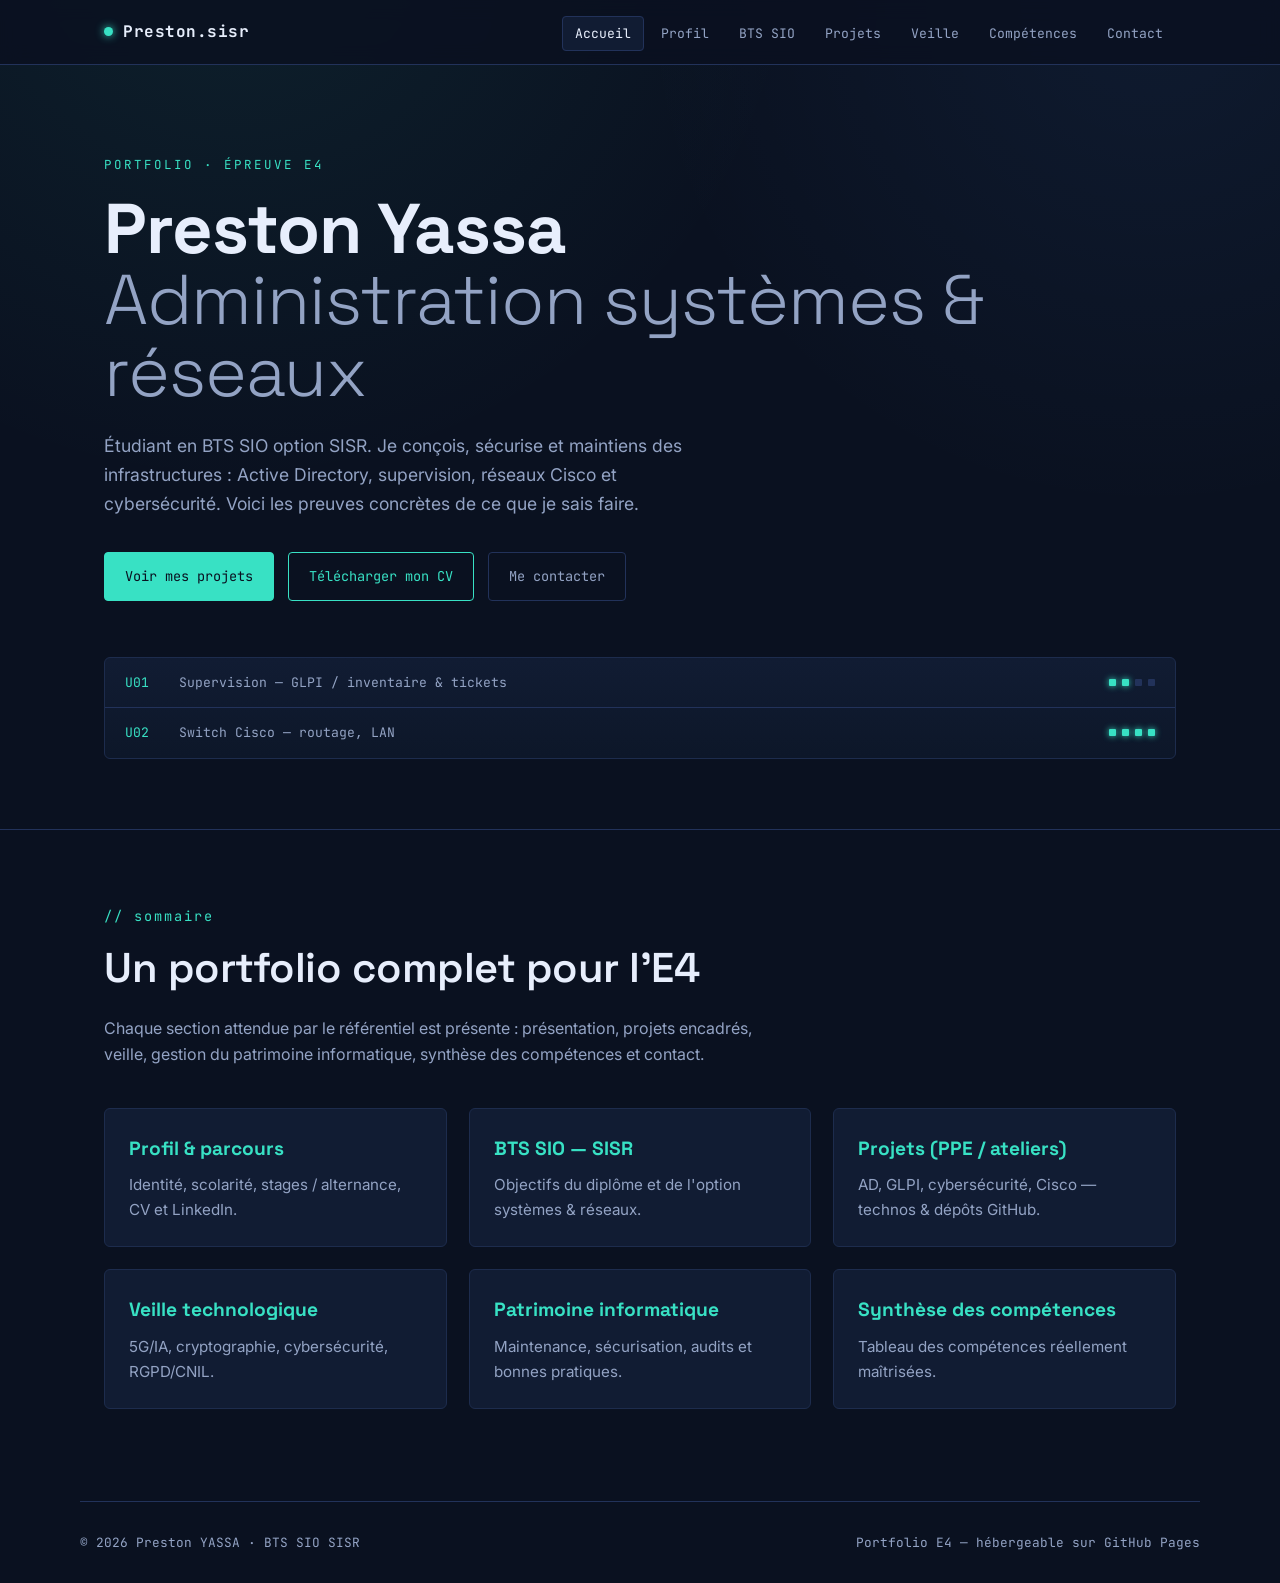
<file: index.html>
<!DOCTYPE html>
<html lang="fr">
<head>
<meta charset="UTF-8">
<meta name="viewport" content="width=device-width, initial-scale=1">
<title>Portfolio — Preston YASSA · BTS SIO SISR</title>
<meta name="description" content="Portfolio BTS SIO option SISR — épreuve E4. Projets, compétences, veille technologique et synoptique E5.">
<link rel="preconnect" href="https://fonts.googleapis.com">
<link rel="preconnect" href="https://fonts.gstatic.com" crossorigin>
<link href="https://fonts.googleapis.com/css2?family=Space+Grotesk:wght@300;400;600;700&family=Inter:wght@400;500;600&family=JetBrains+Mono:wght@400;700&display=swap" rel="stylesheet">
<link rel="stylesheet" href="css/style.css">
</head>
<body>

<header class="site-header">
  <div class="wrap nav">
    <a class="brand" href="index.html"><span class="led"></span>Preston.sisr</a>
    <button class="nav-toggle" aria-label="Menu">≡</button>
    <ul class="nav-links">
      <li><a href="index.html">Accueil</a></li>
      <li><a href="about.html">Profil</a></li>
      <li><a href="bts-sio.html">BTS SIO</a></li>
      <li><a href="projets.html">Projets</a></li>
      <li><a href="veille.html">Veille</a></li>
      <li><a href="competences.html">Compétences</a></li>
      <li><a href="contact.html">Contact</a></li>
    </ul>
  </div>
</header>

<main>
  <!-- HERO -->
  <section class="hero">
    <div class="wrap">
      <p class="eyebrow">Portfolio · épreuve E4</p>
      <h1>Preston Yassa<br><span class="thin">Administration systèmes &amp; réseaux</span></h1>
      <p class="lead">Étudiant en BTS SIO option SISR. Je conçois, sécurise et maintiens des infrastructures : Active Directory, supervision, réseaux Cisco et cybersécurité. Voici les preuves concrètes de ce que je sais faire.</p>
      <div class="hero-meta">
        <a class="btn solid" href="projets.html">Voir mes projets</a>
        <a class="btn" href="cv.pdf" download>Télécharger mon CV</a>
        <a class="btn ghost" href="contact.html">Me contacter</a>
      </div>

      <!-- Panneau "baie de brassage" : signature visuelle -->
      <div class="rack-panel" aria-hidden="true">
        <div class="rack-row"><span class="u">U01</span> Supervision — GLPI / inventaire &amp; tickets <span class="leds"><span class="on"></span><span class="on"></span><span></span><span></span></span></div>
        <div class="rack-row"><span class="u">U02</span> Switch Cisco — routage, LAN <span class="leds"><span class="on"></span><span class="on"></span><span class="on"></span><span class="on"></span></span></div>
      </div>
    </div>
  </section>

  <!-- APERÇU DES SECTIONS OBLIGATOIRES -->
  <section class="section">
    <div class="wrap">
      <div class="section-head reveal">
        <span class="num">// sommaire</span>
        <h2>Un portfolio complet pour l'E4</h2>
        <p>Chaque section attendue par le référentiel est présente : présentation, projets encadrés, veille, gestion du patrimoine informatique, synthèse des compétences et contact.</p>
      </div>
      <div class="grid cols-3">
        <a class="card reveal" href="about.html"><h3>Profil &amp; parcours</h3><p>Identité, scolarité, stages / alternance, CV et LinkedIn.</p></a>
        <a class="card reveal" href="bts-sio.html"><h3>BTS SIO — SISR</h3><p>Objectifs du diplôme et de l'option systèmes &amp; réseaux.</p></a>
        <a class="card reveal" href="projets.html"><h3>Projets (PPE / ateliers)</h3><p>AD, GLPI, cybersécurité, Cisco — technos &amp; dépôts GitHub.</p></a>
        <a class="card reveal" href="veille.html"><h3>Veille technologique</h3><p>5G/IA, cryptographie, cybersécurité, RGPD/CNIL.</p></a>
        <a class="card reveal" href="patrimoine.html"><h3>Patrimoine informatique</h3><p>Maintenance, sécurisation, audits et bonnes pratiques.</p></a>
        <a class="card reveal" href="competences.html"><h3>Synthèse des compétences</h3><p>Tableau des compétences réellement maîtrisées.</p></a>
      </div>
    </div>
  </section>
</main>

<footer class="site-footer wrap">
  <span>© <span id="year"></span> Preston YASSA · BTS SIO SISR</span>
  <span>Portfolio E4 — hébergeable sur GitHub Pages</span>
</footer>

<script src="js/main.js"></script>
<script>document.getElementById('year').textContent = new Date().getFullYear();</script>
</body>
</html>
</file>
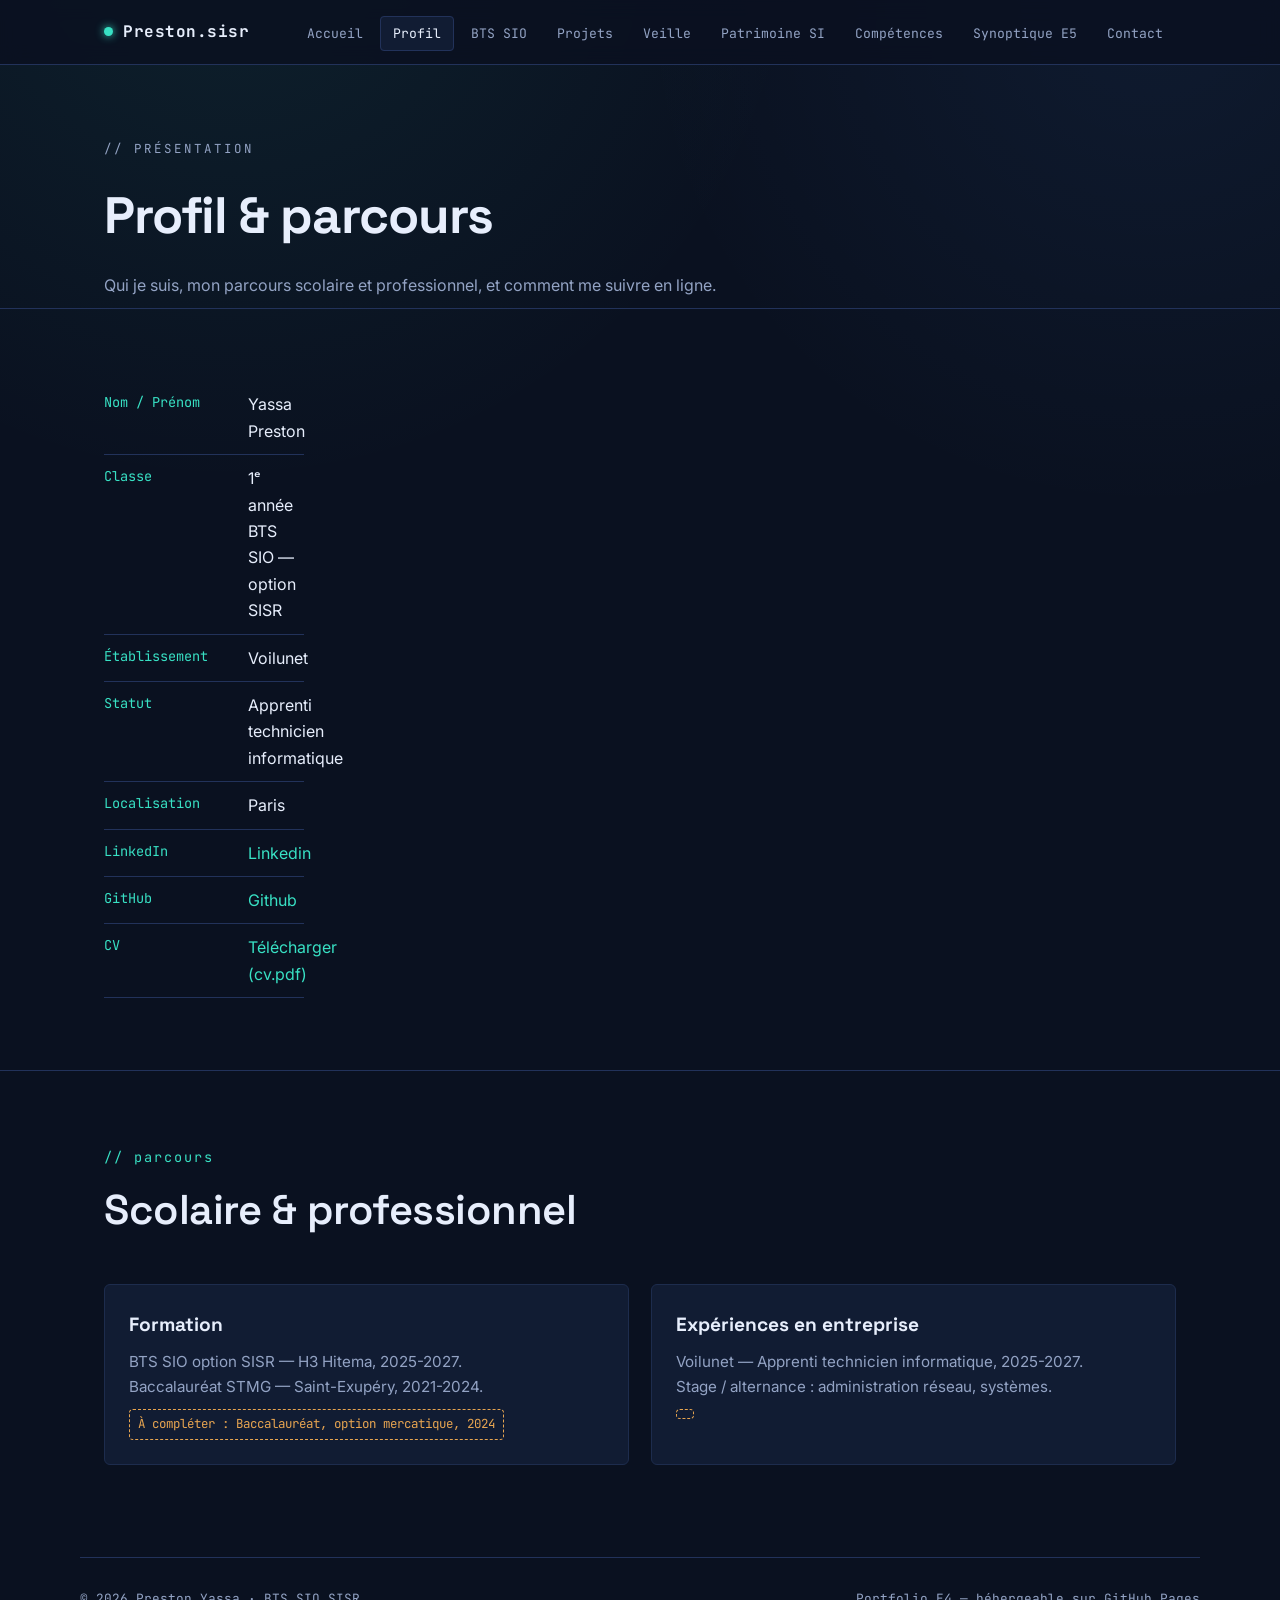
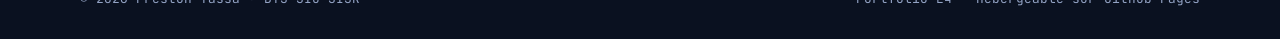
<file: about.html>
<!DOCTYPE html>
<html lang="fr">
<head>
<meta charset="UTF-8">
<meta name="viewport" content="width=device-width, initial-scale=1">
<title>Profil — Preston YASSA · BTS SIO SISR</title>
<meta name="description" content="Présentation personnelle : parcours scolaire et professionnel, CV et LinkedIn.">
<link rel="preconnect" href="https://fonts.googleapis.com">
<link rel="preconnect" href="https://fonts.gstatic.com" crossorigin>
<link href="https://fonts.googleapis.com/css2?family=Space+Grotesk:wght@300;400;600;700&family=Inter:wght@400;500;600&family=JetBrains+Mono:wght@400;700&display=swap" rel="stylesheet">
<link rel="stylesheet" href="css/style.css">
</head>
<body>

<header class="site-header">
  <div class="wrap nav">
    <a class="brand" href="index.html"><span class="led"></span>Preston.sisr</a>
    <button class="nav-toggle" aria-label="Menu">≡</button>
    <ul class="nav-links">
      <li><a href="index.html">Accueil</a></li>
      <li><a href="about.html">Profil</a></li>
      <li><a href="bts-sio.html">BTS SIO</a></li>
      <li><a href="projets.html">Projets</a></li>
      <li><a href="veille.html">Veille</a></li>
      <li><a href="patrimoine.html">Patrimoine SI</a></li>
      <li><a href="competences.html">Compétences</a></li>
      <li><a href="synoptique.html">Synoptique E5</a></li>
      <li><a href="contact.html">Contact</a></li>
    </ul>
  </div>
</header>

<main>

<section class="page-intro"><div class="wrap">
  <p class="eyebrow">// présentation</p>
  <h1>Profil &amp; parcours</h1>
  <p>Qui je suis, mon parcours scolaire et professionnel, et comment me suivre en ligne.</p>
</div></section>

<section class="section"><div class="wrap">
  <div class="about-grid reveal">
    <div>
      <ul class="facts">
        <li><span class="k">Nom / Prénom</span> Yassa Preston</li>
        <li><span class="k">Classe</span> 1ᵉ année BTS SIO — option SISR</li>
        <li><span class="k">Établissement</span> Voilunet</li>
        <li><span class="k">Statut</span> Apprenti technicien informatique</li>
        <li><span class="k">Localisation</span> Paris</li>
        <li><span class="k">LinkedIn</span> <a https://www.linkedin.com/in/preston-yassa-4372b8311/>Linkedin</a></li>
        <li><span class="k">GitHub</span> <a https://github.com/Assaynot>Github</a></li>
        <li><span class="k">CV</span> <a href="cv.pdf" download>Télécharger (cv.pdf)</a></li>
      </ul>
    </div>
  </div>
</div></section>

<section class="section"><div class="wrap">
  <div class="section-head reveal"><span class="num">// parcours</span><h2>Scolaire &amp; professionnel</h2></div>
  <div class="grid cols-2">
    <div class="card reveal">
      <h3>Formation</h3>
      <p>BTS SIO option SISR — H3 Hitema,  2025-2027.<br>
      Baccalauréat STMG — Saint-Exupéry, 2021-2024.</p>
      <span class="placeholder">À compléter : Baccalauréat, option mercatique, 2024</span>
    </div>
    <div class="card reveal">
      <h3>Expériences en entreprise</h3>
      <p>Voilunet — Apprenti technicien informatique, 2025-2027.<br>
      Stage / alternance : administration réseau, systèmes.</p>
      <span class="placeholder"></span>
    </div>
  </div>
</div></section>
</main>

<footer class="site-footer wrap">
  <span>&copy; <span id="year"></span> Preston Yassa &middot; BTS SIO SISR</span>
  <span>Portfolio E4 — hébergeable sur GitHub Pages</span>
</footer>

<script src="js/main.js"></script>
<script>document.getElementById('year').textContent = new Date().getFullYear();</script>
</body>
</html>
</file>
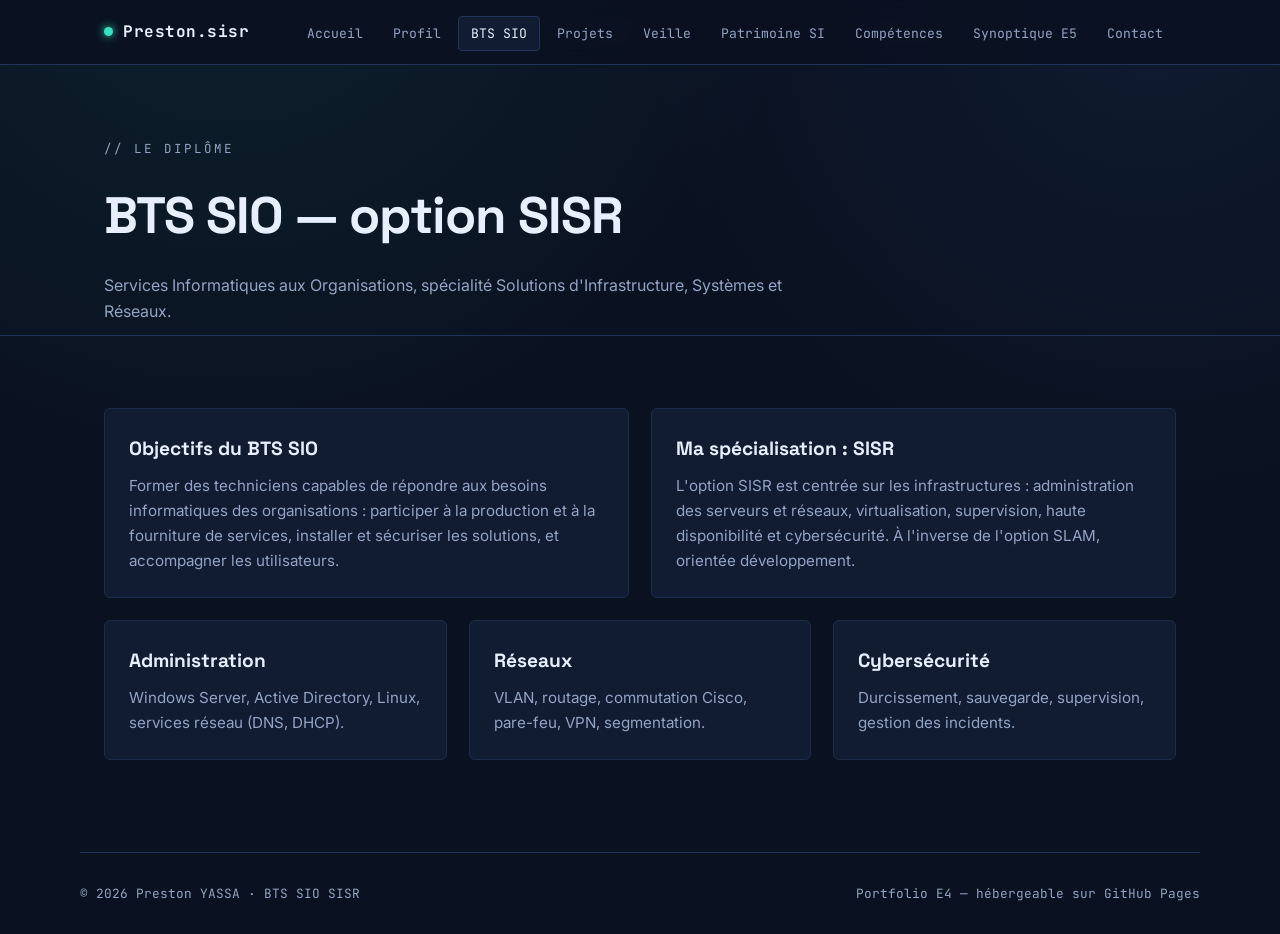
<file: bts-sio.html>
<!DOCTYPE html>
<html lang="fr">
<head>
<meta charset="UTF-8">
<meta name="viewport" content="width=device-width, initial-scale=1">
<title>BTS SIO option SISR — Preston YASSA</title>
<meta name="description" content="Présentation du BTS SIO et de l'option SISR (systèmes et réseaux).">
<link rel="preconnect" href="https://fonts.googleapis.com">
<link rel="preconnect" href="https://fonts.gstatic.com" crossorigin>
<link href="https://fonts.googleapis.com/css2?family=Space+Grotesk:wght@300;400;600;700&family=Inter:wght@400;500;600&family=JetBrains+Mono:wght@400;700&display=swap" rel="stylesheet">
<link rel="stylesheet" href="css/style.css">
</head>
<body>

<header class="site-header">
  <div class="wrap nav">
    <a class="brand" href="index.html"><span class="led"></span>Preston.sisr</a>
    <button class="nav-toggle" aria-label="Menu">≡</button>
    <ul class="nav-links">
      <li><a href="index.html">Accueil</a></li>
      <li><a href="about.html">Profil</a></li>
      <li><a href="bts-sio.html">BTS SIO</a></li>
      <li><a href="projets.html">Projets</a></li>
      <li><a href="veille.html">Veille</a></li>
      <li><a href="patrimoine.html">Patrimoine SI</a></li>
      <li><a href="competences.html">Compétences</a></li>
      <li><a href="synoptique.html">Synoptique E5</a></li>
      <li><a href="contact.html">Contact</a></li>
    </ul>
  </div>
</header>

<main>

<section class="page-intro"><div class="wrap">
  <p class="eyebrow">// le diplôme</p>
  <h1>BTS SIO — option SISR</h1>
  <p>Services Informatiques aux Organisations, spécialité Solutions d'Infrastructure, Systèmes et Réseaux.</p>
</div></section>

<section class="section"><div class="wrap">
  <div class="grid cols-2">
    <div class="card reveal">
      <h3>Objectifs du BTS SIO</h3>
      <p>Former des techniciens capables de répondre aux besoins informatiques des organisations : participer à la production et à la fourniture de services, installer et sécuriser les solutions, et accompagner les utilisateurs.</p>
    </div>
    <div class="card reveal">
      <h3>Ma spécialisation : SISR</h3>
      <p>L'option SISR est centrée sur les infrastructures : administration des serveurs et réseaux, virtualisation, supervision, haute disponibilité et cybersécurité. À l'inverse de l'option SLAM, orientée développement.</p>
    </div>
  </div>
  <div class="grid cols-3" style="margin-top:22px">
    <div class="card reveal"><h3>Administration</h3><p>Windows Server, Active Directory, Linux, services réseau (DNS, DHCP).</p></div>
    <div class="card reveal"><h3>Réseaux</h3><p>VLAN, routage, commutation Cisco, pare-feu, VPN, segmentation.</p></div>
    <div class="card reveal"><h3>Cybersécurité</h3><p>Durcissement, sauvegarde, supervision, gestion des incidents.</p></div>
  </div>
</div></section>
</main>

<footer class="site-footer wrap">
  <span>&copy; <span id="year"></span> Preston YASSA &middot; BTS SIO SISR</span>
  <span>Portfolio E4 — hébergeable sur GitHub Pages</span>
</footer>

<script src="js/main.js"></script>
<script>document.getElementById('year').textContent = new Date().getFullYear();</script>
</body>
</html>
</file>
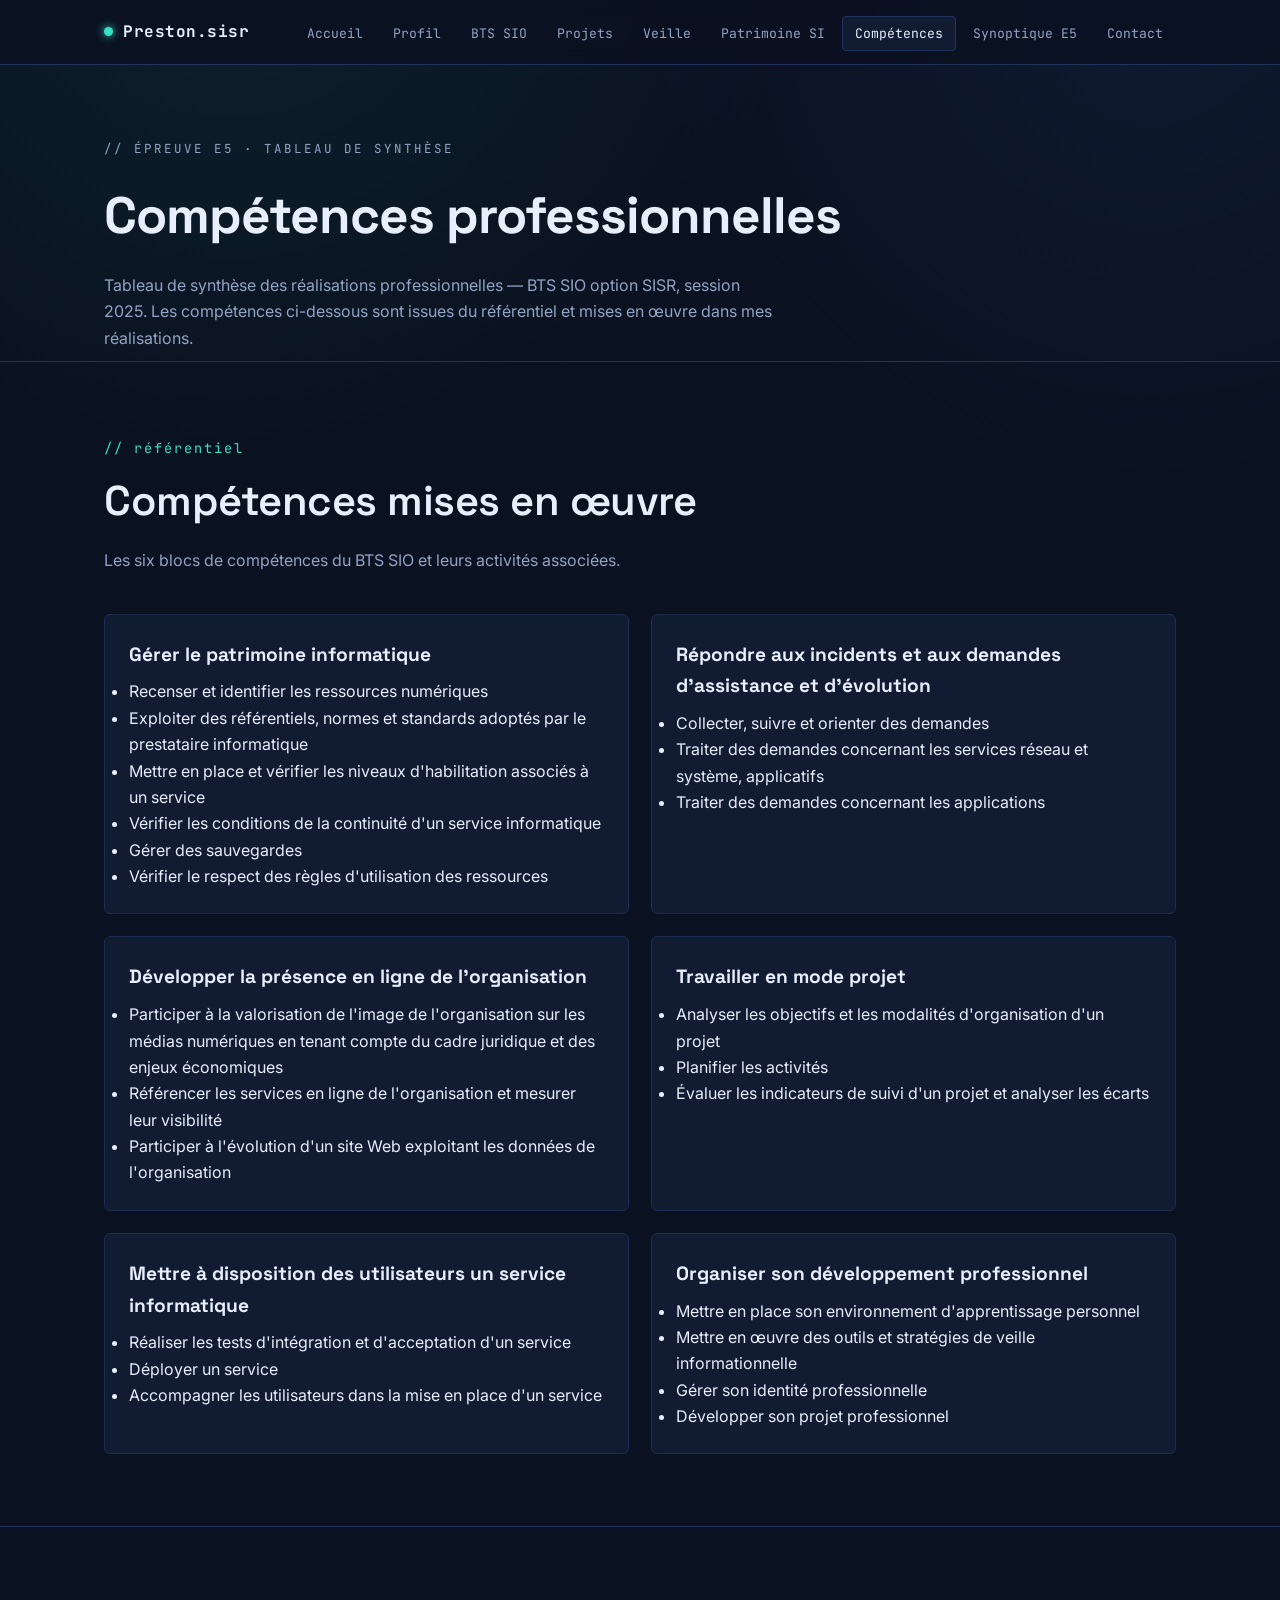
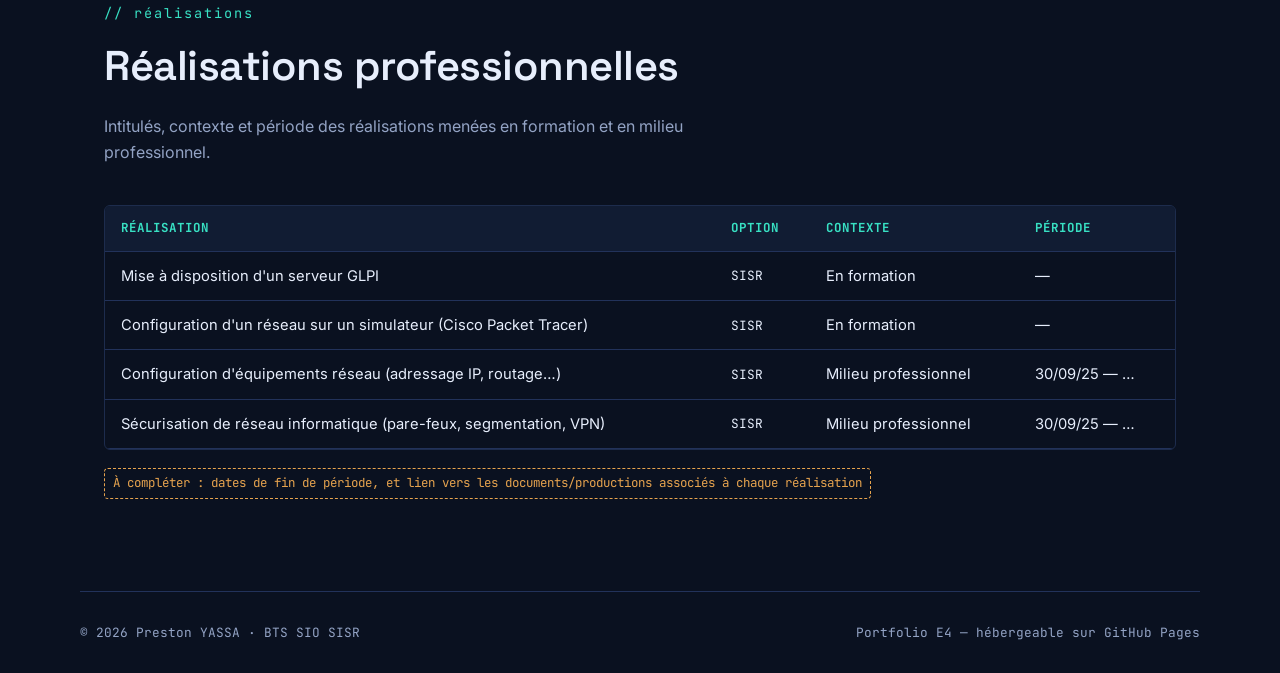
<file: competences.html>
<!DOCTYPE html>
<html lang="fr">
<head>
<meta charset="UTF-8">
<meta name="viewport" content="width=device-width, initial-scale=1">
<title>Compétences — Preston YASSA · BTS SIO SISR</title>
<meta name="description" content="Tableau de synthèse des compétences professionnelles maîtrisées.">
<link rel="preconnect" href="https://fonts.googleapis.com">
<link rel="preconnect" href="https://fonts.gstatic.com" crossorigin>
<link href="https://fonts.googleapis.com/css2?family=Space+Grotesk:wght@300;400;600;700&family=Inter:wght@400;500;600&family=JetBrains+Mono:wght@400;700&display=swap" rel="stylesheet">
<link rel="stylesheet" href="css/style.css">
</head>
<body>

<header class="site-header">
  <div class="wrap nav">
    <a class="brand" href="index.html"><span class="led"></span>Preston.sisr</a>
    <button class="nav-toggle" aria-label="Menu">≡</button>
    <ul class="nav-links">
      <li><a href="index.html">Accueil</a></li>
      <li><a href="about.html">Profil</a></li>
      <li><a href="bts-sio.html">BTS SIO</a></li>
      <li><a href="projets.html">Projets</a></li>
      <li><a href="veille.html">Veille</a></li>
      <li><a href="patrimoine.html">Patrimoine SI</a></li>
      <li><a href="competences.html">Compétences</a></li>
      <li><a href="synoptique.html">Synoptique E5</a></li>
      <li><a href="contact.html">Contact</a></li>
    </ul>
  </div>
</header>

<main>

<section class="page-intro"><div class="wrap">
  <p class="eyebrow">// épreuve E5 · tableau de synthèse</p>
  <h1>Compétences professionnelles</h1>
  <p>Tableau de synthèse des réalisations professionnelles — BTS SIO option SISR, session 2025. Les compétences ci-dessous sont issues du référentiel et mises en œuvre dans mes réalisations.</p>
</div></section>

<section class="section"><div class="wrap">
  <div class="section-head reveal"><span class="num">// référentiel</span><h2>Compétences mises en œuvre</h2><p>Les six blocs de compétences du BTS SIO et leurs activités associées.</p></div>

  <div class="grid cols-2">
    <div class="card reveal">
      <h3>Gérer le patrimoine informatique</h3>
      <ul class="syno-list">
        <li>Recenser et identifier les ressources numériques</li>
        <li>Exploiter des référentiels, normes et standards adoptés par le prestataire informatique</li>
        <li>Mettre en place et vérifier les niveaux d'habilitation associés à un service</li>
        <li>Vérifier les conditions de la continuité d'un service informatique</li>
        <li>Gérer des sauvegardes</li>
        <li>Vérifier le respect des règles d'utilisation des ressources</li>
      </ul>
    </div>
    <div class="card reveal">
      <h3>Répondre aux incidents et aux demandes d'assistance et d'évolution</h3>
      <ul class="syno-list">
        <li>Collecter, suivre et orienter des demandes</li>
        <li>Traiter des demandes concernant les services réseau et système, applicatifs</li>
        <li>Traiter des demandes concernant les applications</li>
      </ul>
    </div>
    <div class="card reveal">
      <h3>Développer la présence en ligne de l'organisation</h3>
      <ul class="syno-list">
        <li>Participer à la valorisation de l'image de l'organisation sur les médias numériques en tenant compte du cadre juridique et des enjeux économiques</li>
        <li>Référencer les services en ligne de l'organisation et mesurer leur visibilité</li>
        <li>Participer à l'évolution d'un site Web exploitant les données de l'organisation</li>
      </ul>
    </div>
    <div class="card reveal">
      <h3>Travailler en mode projet</h3>
      <ul class="syno-list">
        <li>Analyser les objectifs et les modalités d'organisation d'un projet</li>
        <li>Planifier les activités</li>
        <li>Évaluer les indicateurs de suivi d'un projet et analyser les écarts</li>
      </ul>
    </div>
    <div class="card reveal">
      <h3>Mettre à disposition des utilisateurs un service informatique</h3>
      <ul class="syno-list">
        <li>Réaliser les tests d'intégration et d'acceptation d'un service</li>
        <li>Déployer un service</li>
        <li>Accompagner les utilisateurs dans la mise en place d'un service</li>
      </ul>
    </div>
    <div class="card reveal">
      <h3>Organiser son développement professionnel</h3>
      <ul class="syno-list">
        <li>Mettre en place son environnement d'apprentissage personnel</li>
        <li>Mettre en œuvre des outils et stratégies de veille informationnelle</li>
        <li>Gérer son identité professionnelle</li>
        <li>Développer son projet professionnel</li>
      </ul>
    </div>
  </div>
</div></section>

<section class="section"><div class="wrap">
  <div class="section-head reveal"><span class="num">// réalisations</span><h2>Réalisations professionnelles</h2><p>Intitulés, contexte et période des réalisations menées en formation et en milieu professionnel.</p></div>
  <div class="table-scroll reveal">
    <table>
      <thead><tr><th>Réalisation</th><th>Option</th><th>Contexte</th><th>Période</th></tr></thead>
      <tbody>
        <tr><td>Mise à disposition d'un serveur GLPI</td><td class="lvl">SISR</td><td>En formation</td><td>—</td></tr>
        <tr><td>Configuration d'un réseau sur un simulateur (Cisco Packet Tracer)</td><td class="lvl">SISR</td><td>En formation</td><td>—</td></tr>
        <tr><td>Configuration d'équipements réseau (adressage IP, routage…)</td><td class="lvl">SISR</td><td>Milieu professionnel</td><td>30/09/25 — …</td></tr>
        <tr><td>Sécurisation de réseau informatique (pare-feux, segmentation, VPN)</td><td class="lvl">SISR</td><td>Milieu professionnel</td><td>30/09/25 — …</td></tr>
      </tbody>
    </table>
  </div>
  <span class="placeholder" style="margin-top:18px">À compléter : dates de fin de période, et lien vers les documents/productions associés à chaque réalisation</span>
</div></section>
</main>

<footer class="site-footer wrap">
  <span>&copy; <span id="year"></span> Preston YASSA &middot; BTS SIO SISR</span>
  <span>Portfolio E4 — hébergeable sur GitHub Pages</span>
</footer>

<script src="js/main.js"></script>
<script>document.getElementById('year').textContent = new Date().getFullYear();</script>
</body>
</html>
</file>
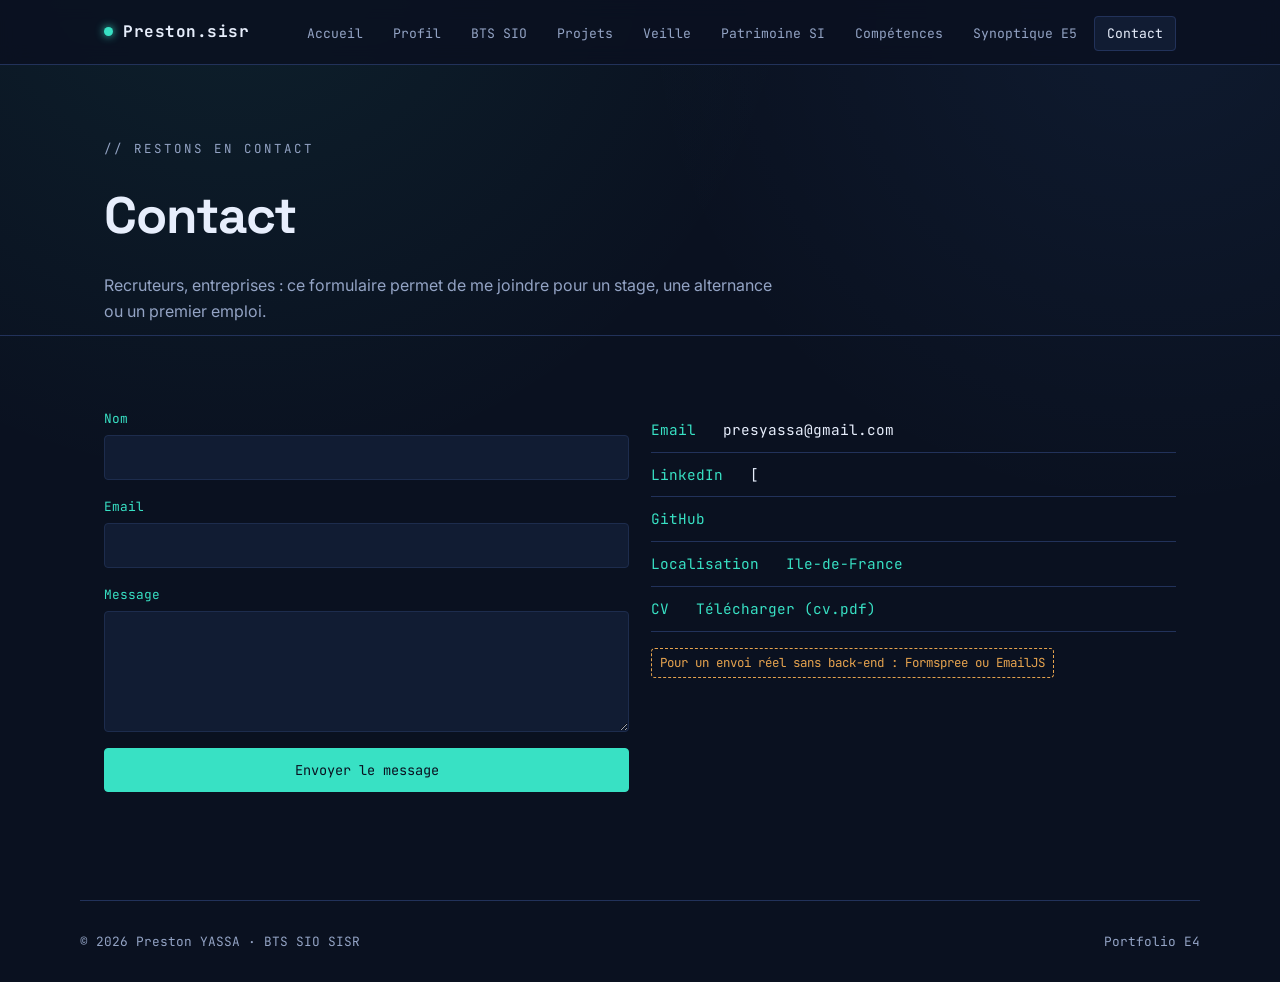
<file: contact.html>
<!DOCTYPE html>
<html lang="fr">
<head>
<meta charset="UTF-8">
<meta name="viewport" content="width=device-width, initial-scale=1">
<title>Contact — Preston YASSA · BTS SIO SISR</title>
<meta name="description" content="Formulaire de contact pour recruteurs et entreprises.">
<link rel="preconnect" href="https://fonts.googleapis.com">
<link rel="preconnect" href="https://fonts.gstatic.com" crossorigin>
<link href="https://fonts.googleapis.com/css2?family=Space+Grotesk:wght@300;400;600;700&family=Inter:wght@400;500;600&family=JetBrains+Mono:wght@400;700&display=swap" rel="stylesheet">
<link rel="stylesheet" href="css/style.css">
</head>
<body>

<header class="site-header">
  <div class="wrap nav">
    <a class="brand" href="index.html"><span class="led"></span>Preston.sisr</a>
    <button class="nav-toggle" aria-label="Menu">≡</button>
    <ul class="nav-links">
      <li><a href="index.html">Accueil</a></li>
      <li><a href="about.html">Profil</a></li>
      <li><a href="bts-sio.html">BTS SIO</a></li>
      <li><a href="projets.html">Projets</a></li>
      <li><a href="veille.html">Veille</a></li>
      <li><a href="patrimoine.html">Patrimoine SI</a></li>
      <li><a href="competences.html">Compétences</a></li>
      <li><a href="synoptique.html">Synoptique E5</a></li>
      <li><a href="contact.html">Contact</a></li>
    </ul>
  </div>
</header>

<main>

<section class="page-intro"><div class="wrap">
  <p class="eyebrow">// restons en contact</p>
  <h1>Contact</h1>
  <p>Recruteurs, entreprises : ce formulaire permet de me joindre pour un stage, une alternance ou un premier emploi.</p>
</div></section>

<section class="section"><div class="wrap">
  <div class="grid cols-2">
    <form class="form reveal" id="contact-form">
      <div class="field"><label for="nom">Nom</label><input id="nom" type="text" required></div>
      <div class="field"><label for="email">Email</label><input id="email" type="email" required></div>
      <div class="field"><label for="msg">Message</label><textarea id="msg" rows="5" required></textarea></div>
      <button class="btn solid" type="submit">Envoyer le message</button>
      <p id="form-note" style="font-family:var(--mono);font-size:.8rem"></p>
    </form>
    <div class="reveal">
      <ul class="contact-side">
        <li><span>Email</span> &nbsp; presyassa@gmail.com</li>
        <li><span>LinkedIn</span> &nbsp; [<a https://www.linkedin.com/in/preston-yassa-4372b8311/></li>
        <li><span>GitHub</span> &nbsp; <a https://github.com/Assaynot></li>
        <li><span>Localisation</span> &nbsp; Ile-de-France</li>
        <li><span>CV</span> &nbsp; <a href="cv.pdf" download>Télécharger (cv.pdf)</a></li>
      </ul>
      <span class="placeholder" style="margin-top:16px">Pour un envoi réel sans back-end : Formspree ou EmailJS</span>
    </div>
  </div>
</div></section>
</main>

<footer class="site-footer wrap">
  <span>&copy; <span id="year"></span> Preston YASSA &middot; BTS SIO SISR</span>
  <span>Portfolio E4 </span>
</footer>

<script src="js/main.js"></script>
<script>document.getElementById('year').textContent = new Date().getFullYear();</script>
</body>
</html>
</file>
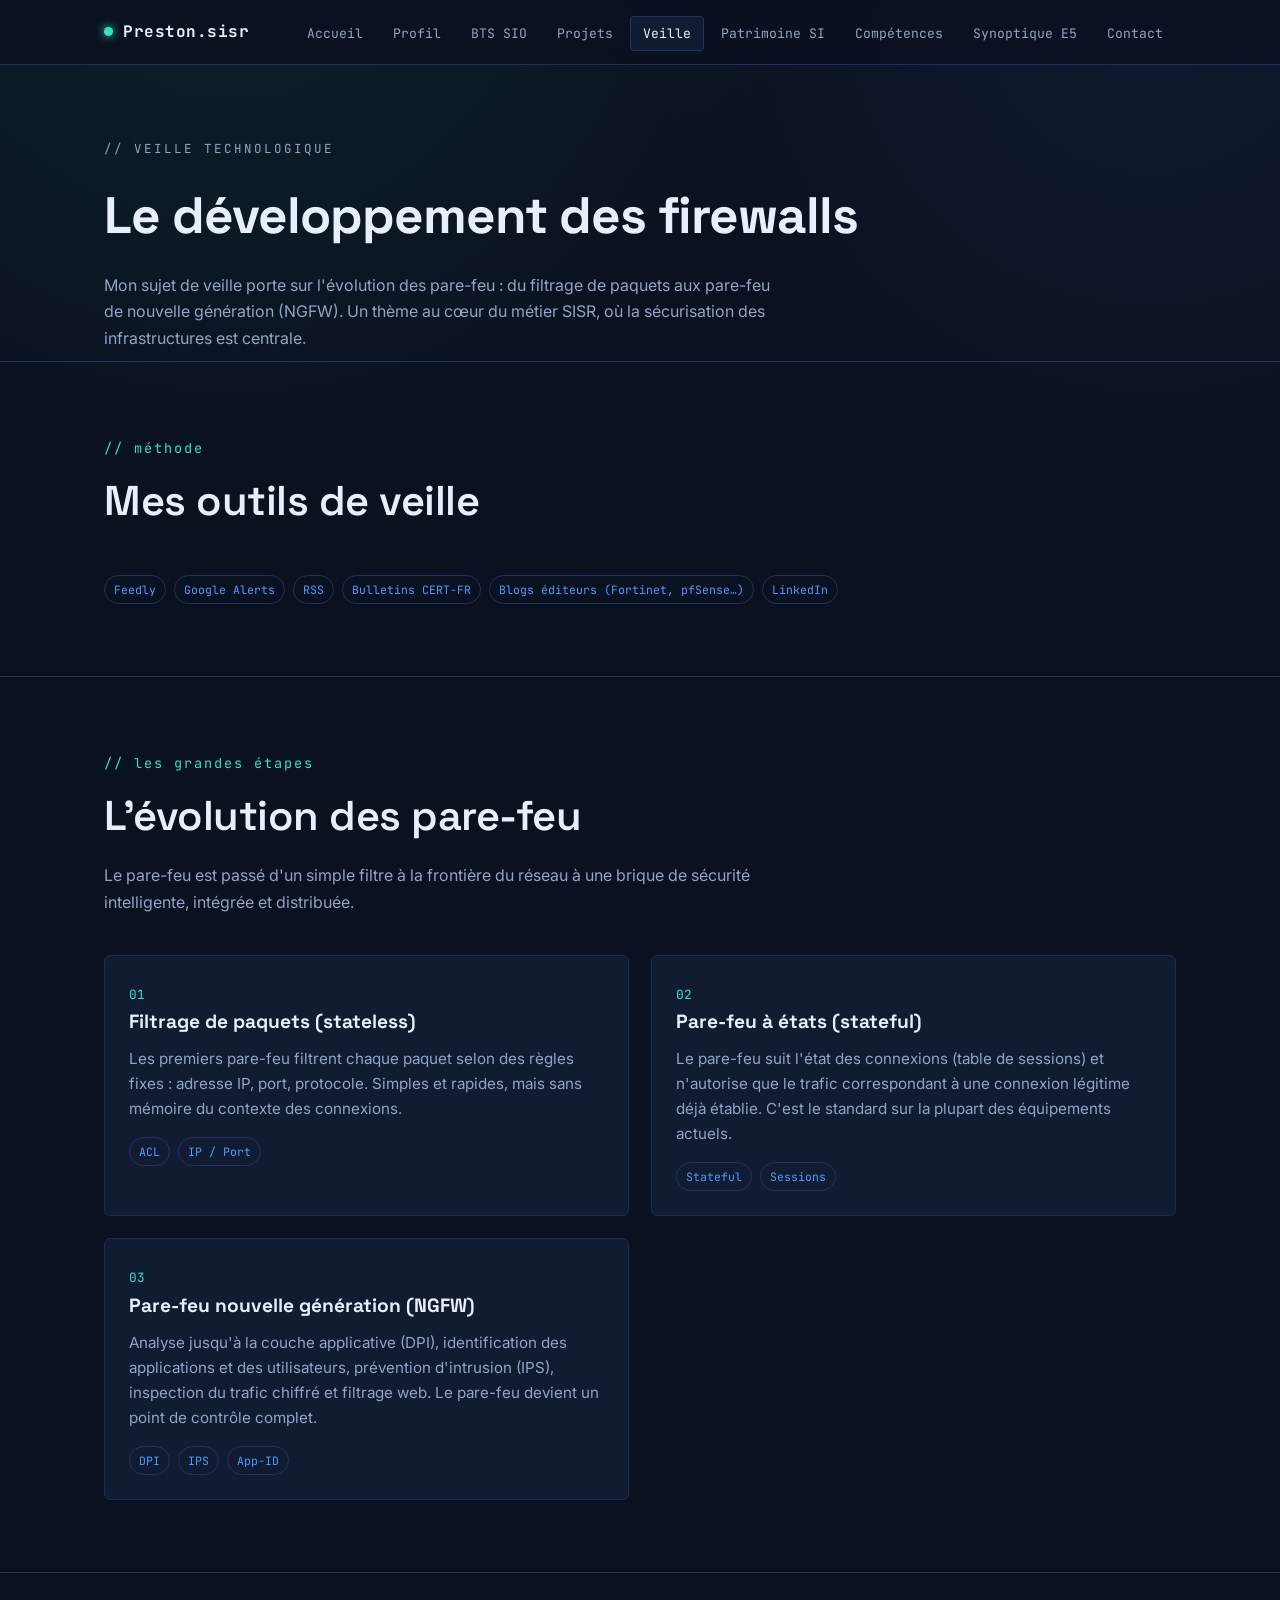
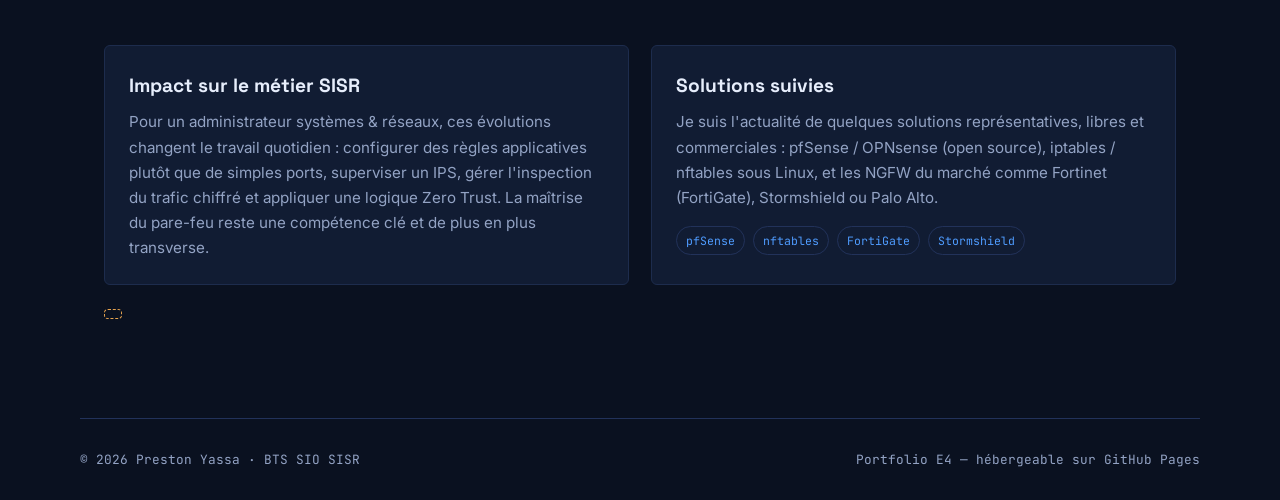
<file: veille.html>
<!DOCTYPE html>
<html lang="fr">
<head>
<meta charset="UTF-8">
<meta name="viewport" content="width=device-width, initial-scale=1">
<title>Veille technologique — Preston YASSA</title>
<meta name="description" content="Veille technologique et juridique : 5G/IA, cryptographie, cybersécurité, RGPD/CNIL.">
<link rel="preconnect" href="https://fonts.googleapis.com">
<link rel="preconnect" href="https://fonts.gstatic.com" crossorigin>
<link href="https://fonts.googleapis.com/css2?family=Space+Grotesk:wght@300;400;600;700&family=Inter:wght@400;500;600&family=JetBrains+Mono:wght@400;700&display=swap" rel="stylesheet">
<link rel="stylesheet" href="css/style.css">
</head>
<body>

<header class="site-header">
  <div class="wrap nav">
    <a class="brand" href="index.html"><span class="led"></span>Preston.sisr</a>
    <button class="nav-toggle" aria-label="Menu">≡</button>
    <ul class="nav-links">
      <li><a href="index.html">Accueil</a></li>
      <li><a href="about.html">Profil</a></li>
      <li><a href="bts-sio.html">BTS SIO</a></li>
      <li><a href="projets.html">Projets</a></li>
      <li><a href="veille.html">Veille</a></li>
      <li><a href="patrimoine.html">Patrimoine SI</a></li>
      <li><a href="competences.html">Compétences</a></li>
      <li><a href="synoptique.html">Synoptique E5</a></li>
      <li><a href="contact.html">Contact</a></li>
    </ul>
  </div>
</header>

<main>

<section class="page-intro"><div class="wrap">
  <p class="eyebrow">// veille technologique</p>
  <h1>Le développement des firewalls</h1>
  <p>Mon sujet de veille porte sur l'évolution des pare-feu : du filtrage de paquets aux pare-feu de nouvelle génération (NGFW). Un thème au cœur du métier SISR, où la sécurisation des infrastructures est centrale.</p>
</div></section>

<section class="section"><div class="wrap">
  <div class="section-head reveal"><span class="num">// méthode</span><h2>Mes outils de veille</h2></div>
  <div class="tag-row reveal">
    <span class="tag">Feedly</span><span class="tag">Google Alerts</span><span class="tag">RSS</span>
    <span class="tag">Bulletins CERT-FR</span><span class="tag">Blogs éditeurs (Fortinet, pfSense…)</span><span class="tag">LinkedIn</span>
  </div>
</div></section>

<section class="section"><div class="wrap">
  <div class="section-head reveal"><span class="num">// les grandes étapes</span><h2>L'évolution des pare-feu</h2><p>Le pare-feu est passé d'un simple filtre à la frontière du réseau à une brique de sécurité intelligente, intégrée et distribuée.</p></div>
  <div class="grid cols-2">
    <div class="card reveal">
      <span class="num" style="font-family:var(--mono);color:var(--signal);font-size:.8rem">01</span>
      <h3>Filtrage de paquets (stateless)</h3>
      <p>Les premiers pare-feu filtrent chaque paquet selon des règles fixes : adresse IP, port, protocole. Simples et rapides, mais sans mémoire du contexte des connexions.</p>
      <div class="tag-row"><span class="tag">ACL</span><span class="tag">IP / Port</span></div>
    </div>
    <div class="card reveal">
      <span class="num" style="font-family:var(--mono);color:var(--signal);font-size:.8rem">02</span>
      <h3>Pare-feu à états (stateful)</h3>
      <p>Le pare-feu suit l'état des connexions (table de sessions) et n'autorise que le trafic correspondant à une connexion légitime déjà établie. C'est le standard sur la plupart des équipements actuels.</p>
      <div class="tag-row"><span class="tag">Stateful</span><span class="tag">Sessions</span></div>
    </div>
    <div class="card reveal">
      <span class="num" style="font-family:var(--mono);color:var(--signal);font-size:.8rem">03</span>
      <h3>Pare-feu nouvelle génération (NGFW)</h3>
      <p>Analyse jusqu'à la couche applicative (DPI), identification des applications et des utilisateurs, prévention d'intrusion (IPS), inspection du trafic chiffré et filtrage web. Le pare-feu devient un point de contrôle complet.</p>
      <div class="tag-row"><span class="tag">DPI</span><span class="tag">IPS</span><span class="tag">App-ID</span></div>
    </div>
  </div>
</div></section>

<section class="section"><div class="wrap">
  <div class="grid cols-2">
    <div class="card reveal">
      <h3>Impact sur le métier SISR</h3>
      <p>Pour un administrateur systèmes &amp; réseaux, ces évolutions changent le travail quotidien : configurer des règles applicatives plutôt que de simples ports, superviser un IPS, gérer l'inspection du trafic chiffré et appliquer une logique Zero Trust. La maîtrise du pare-feu reste une compétence clé et de plus en plus transverse.</p>
    </div>
    <div class="card reveal">
      <h3>Solutions suivies</h3>
      <p>Je suis l'actualité de quelques solutions représentatives, libres et commerciales : pfSense / OPNsense (open source), iptables / nftables sous Linux, et les NGFW du marché comme Fortinet (FortiGate), Stormshield ou Palo Alto.</p>
      <div class="tag-row"><span class="tag">pfSense</span><span class="tag">nftables</span><span class="tag">FortiGate</span><span class="tag">Stormshield</span></div>
    </div>
  </div>
  <span class="placeholder" style="margin-top:24px"></span>
</div></section>
</main>

<footer class="site-footer wrap">
  <span>&copy; <span id="year"></span> Preston Yassa &middot; BTS SIO SISR</span>
  <span>Portfolio E4 — hébergeable sur GitHub Pages</span>
</footer>

<script src="js/main.js"></script>
<script>document.getElementById('year').textContent = new Date().getFullYear();</script>
</body>
</html>
</file>
<file: css/style.css>
/* =========================================================================
   Portfolio BTS SIO – option SISR
   Direction : "salle réseau / baie de brassage"
   Palette froide (bleu nuit + cyan signal), grille type rack 19".
   ========================================================================= */

:root {
  /* Palette */
  --night:      #0a1120;   /* fond profond, "salle serveur éteinte" */
  --rack:       #111c33;   /* surfaces / cartes */
  --rack-edge:  #1d2c4d;   /* bordures de baie */
  --signal:     #38e1c4;   /* cyan signal : LED de switch active */
  --signal-2:   #4f9cff;   /* bleu lien : trafic */
  --warn:       #ffb454;   /* ambre : alerte légère */
  --ink:        #e7eefc;   /* texte principal */
  --ink-soft:   #93a3c4;   /* texte secondaire */
  --line:       #22325a;   /* hairlines */

  /* Typo */
  --display: "Space Grotesk", "Segoe UI", system-ui, sans-serif;
  --body:    "Inter", system-ui, sans-serif;
  --mono:    "JetBrains Mono", "Consolas", monospace;

  --maxw: 1120px;
  --radius: 4px;
}

* { box-sizing: border-box; margin: 0; padding: 0; }

html { scroll-behavior: smooth; }

body {
  font-family: var(--body);
  background: var(--night);
  color: var(--ink);
  line-height: 1.65;
  -webkit-font-smoothing: antialiased;
  background-image:
    radial-gradient(circle at 18% -10%, rgba(56,225,196,.08), transparent 40%),
    radial-gradient(circle at 90% 0%, rgba(79,156,255,.07), transparent 35%);
  background-attachment: fixed;
}

a { color: var(--signal); text-decoration: none; }
a:hover { color: var(--ink); }

.wrap { width: 100%; max-width: var(--maxw); margin: 0 auto; padding: 0 24px; }

/* ----------------------------------------------------------------- Header */
.site-header {
  position: sticky; top: 0; z-index: 50;
  background: rgba(10,17,32,.82);
  backdrop-filter: blur(10px);
  border-bottom: 1px solid var(--line);
}
.nav {
  display: flex; align-items: center; justify-content: space-between;
  height: 64px;
}
.brand {
  font-family: var(--mono);
  font-weight: 700; letter-spacing: .5px; color: var(--ink);
  display: flex; align-items: center; gap: 10px;
}
.brand .led {
  width: 9px; height: 9px; border-radius: 50%;
  background: var(--signal);
  box-shadow: 0 0 8px var(--signal);
  animation: blink 2.4s infinite;
}
@keyframes blink { 0%,92%,100%{opacity:1} 95%{opacity:.25} }

.nav-links { display: flex; gap: 4px; list-style: none; flex-wrap: wrap; }
.nav-links a {
  font-family: var(--mono); font-size: .82rem; color: var(--ink-soft);
  padding: 8px 12px; border-radius: var(--radius);
  border: 1px solid transparent;
}
.nav-links a:hover,
.nav-links a.active {
  color: var(--ink); border-color: var(--line); background: var(--rack);
}

.nav-toggle {
  display: none; background: none; border: 1px solid var(--line);
  color: var(--ink); font-size: 1.3rem; border-radius: var(--radius);
  width: 42px; height: 38px; cursor: pointer;
}

/* ----------------------------------------------------------------- Hero */
.hero { padding: 90px 0 70px; position: relative; }
.eyebrow {
  font-family: var(--mono); font-size: .78rem; letter-spacing: 3px;
  text-transform: uppercase; color: var(--signal); margin-bottom: 18px;
}
.hero h1 {
  font-family: var(--display);
  font-size: clamp(2.4rem, 6vw, 4.4rem);
  font-weight: 700; line-height: 1.02; letter-spacing: -1px;
}
.hero h1 .thin { color: var(--ink-soft); font-weight: 300; }
.hero p.lead {
  margin-top: 22px; max-width: 620px; font-size: 1.1rem; color: var(--ink-soft);
}
.hero-meta {
  margin-top: 34px; display: flex; gap: 14px; flex-wrap: wrap;
}
.btn {
  font-family: var(--mono); font-size: .85rem;
  padding: 12px 20px; border-radius: var(--radius);
  border: 1px solid var(--signal); color: var(--signal);
  background: transparent; cursor: pointer; transition: .18s;
}
.btn:hover { background: var(--signal); color: var(--night); }
.btn.solid { background: var(--signal); color: var(--night); }
.btn.solid:hover { background: var(--ink); border-color: var(--ink); }
.btn.ghost { border-color: var(--line); color: var(--ink-soft); }
.btn.ghost:hover { color: var(--ink); border-color: var(--ink-soft); background: var(--rack); }

/* rack-mounted hero panel */
.rack-panel {
  margin-top: 56px;
  border: 1px solid var(--rack-edge);
  border-radius: 6px;
  background: linear-gradient(180deg, var(--rack), #0d1729);
  overflow: hidden;
}
.rack-row {
  display: flex; align-items: center; gap: 16px;
  padding: 14px 20px; border-bottom: 1px solid var(--line);
  font-family: var(--mono); font-size: .82rem; color: var(--ink-soft);
}
.rack-row:last-child { border-bottom: 0; }
.rack-row .u { color: var(--signal); width: 38px; }
.rack-row .leds { display: flex; gap: 6px; margin-left: auto; }
.rack-row .leds span {
  width: 7px; height: 7px; border-radius: 1px; background: var(--line);
}
.rack-row .leds span.on { background: var(--signal); box-shadow: 0 0 6px var(--signal); }
.rack-row .leds span.amber { background: var(--warn); box-shadow: 0 0 6px var(--warn); }

/* ----------------------------------------------------------------- Section */
.section { padding: 72px 0; border-top: 1px solid var(--line); }
.section-head { margin-bottom: 40px; }
.section-head .num {
  font-family: var(--mono); color: var(--signal); font-size: .85rem;
  letter-spacing: 2px;
}
.section-head h2 {
  font-family: var(--display); font-size: clamp(1.7rem, 3.5vw, 2.6rem);
  font-weight: 600; margin-top: 6px; letter-spacing: -.5px;
}
.section-head p { color: var(--ink-soft); margin-top: 12px; max-width: 680px; }

/* Cards grid */
.grid { display: grid; gap: 22px; }
.grid.cols-2 { grid-template-columns: repeat(2, 1fr); }
.grid.cols-3 { grid-template-columns: repeat(3, 1fr); }

.card {
  background: var(--rack); border: 1px solid var(--rack-edge);
  border-radius: 6px; padding: 24px; transition: .2s;
  position: relative; overflow: hidden;
}
.card:hover { border-color: var(--signal); transform: translateY(-3px); }
.card h3 { font-family: var(--display); font-size: 1.2rem; margin-bottom: 8px; }
.card p { color: var(--ink-soft); font-size: .95rem; }

.tag-row { display: flex; flex-wrap: wrap; gap: 8px; margin-top: 16px; }
.tag {
  font-family: var(--mono); font-size: .72rem; color: var(--signal-2);
  border: 1px solid var(--line); padding: 4px 9px; border-radius: 999px;
}

.placeholder {
  font-family: var(--mono); font-size: .78rem; color: var(--warn);
  border: 1px dashed var(--warn); padding: 4px 8px; border-radius: var(--radius);
  display: inline-block; margin-top: 10px; opacity: .9;
}

/* screenshot slot */
.shot {
  margin-top: 16px; aspect-ratio: 16/9; border-radius: var(--radius);
  border: 1px dashed var(--line);
  background:
    repeating-linear-gradient(45deg, #0e1830 0 12px, #0c1424 12px 24px);
  display: flex; align-items: center; justify-content: center;
  font-family: var(--mono); font-size: .78rem; color: var(--ink-soft);
  text-align: center; padding: 12px;
}

/* Profile / about */
.about-grid { display: grid; grid-template-columns: 200px 1fr; gap: 40px; }
.avatar {
  width: 200px; height: 200px; border-radius: 6px;
  border: 1px solid var(--rack-edge);
  background:
    repeating-linear-gradient(45deg, #0e1830 0 14px, #0c1424 14px 28px);
  display: flex; align-items: center; justify-content: center;
  font-family: var(--mono); color: var(--ink-soft); font-size: .8rem; text-align:center;
}
.facts { list-style: none; }
.facts li { padding: 10px 0; border-bottom: 1px solid var(--line); display: flex; gap: 14px; }
.facts li span.k {
  font-family: var(--mono); color: var(--signal); min-width: 130px; font-size: .85rem;
}

/* Tables (compétences + synoptique) */
.table-scroll { overflow-x: auto; border: 1px solid var(--rack-edge); border-radius: 6px; }
table { width: 100%; border-collapse: collapse; min-width: 560px; }
th, td {
  text-align: left; padding: 12px 16px; border-bottom: 1px solid var(--line);
  font-size: .92rem;
}
thead th {
  font-family: var(--mono); font-size: .78rem; letter-spacing: 1px;
  text-transform: uppercase; color: var(--signal); background: var(--rack);
}
tbody tr:hover { background: rgba(56,225,196,.05); }
.lvl { font-family: var(--mono); font-size: .8rem; }
.dot { display: inline-block; width: 8px; height: 8px; border-radius: 50%; margin-right: 3px; background: var(--line); }
.dot.on { background: var(--signal); box-shadow: 0 0 5px var(--signal); }

/* Synoptique columns (E5) */
.syno {
  display: grid; grid-template-columns: repeat(5, 1fr); gap: 16px;
}
.syno .col {
  border: 1px solid var(--rack-edge); border-radius: 6px; background: var(--rack);
  padding: 16px; min-height: 100%;
}
.syno .col h4 {
  font-family: var(--mono); font-size: .78rem; letter-spacing: 1px;
  color: var(--signal); text-transform: uppercase; margin-bottom: 12px;
  border-bottom: 1px solid var(--line); padding-bottom: 8px;
}
.syno ul { list-style: none; }
.syno li { font-size: .86rem; color: var(--ink-soft); padding: 5px 0; }
.syno li strong { color: var(--ink); font-family: var(--mono); font-size: .8rem; }

/* Contact form */
.form { display: grid; gap: 16px; max-width: 560px; }
.field { display: grid; gap: 6px; }
.field label { font-family: var(--mono); font-size: .8rem; color: var(--signal); }
.field input, .field textarea {
  background: var(--rack); border: 1px solid var(--rack-edge); border-radius: var(--radius);
  padding: 12px 14px; color: var(--ink); font-family: var(--body); font-size: .95rem;
}
.field input:focus, .field textarea:focus { outline: 2px solid var(--signal); border-color: var(--signal); }
.contact-side { list-style: none; }
.contact-side li { padding: 10px 0; border-bottom: 1px solid var(--line); font-family: var(--mono); font-size: .9rem; }
.contact-side li span { color: var(--signal); }

/* Footer */
.site-footer {
  border-top: 1px solid var(--line); padding: 30px 0; margin-top: 20px;
  font-family: var(--mono); font-size: .8rem; color: var(--ink-soft);
  display: flex; justify-content: space-between; flex-wrap: wrap; gap: 12px;
}

/* Page intro (sous-pages) */
.page-intro { padding: 60px 0 10px; }
.page-intro .eyebrow { margin-bottom: 14px; }
.page-intro h1 { font-family: var(--display); font-size: clamp(2rem,5vw,3.2rem); letter-spacing:-1px; }
.page-intro p { color: var(--ink-soft); margin-top: 14px; max-width: 680px; }

/* reveal animation */
.reveal { opacity: 0; transform: translateY(18px); transition: .6s ease; }
.reveal.in { opacity: 1; transform: none; }
@media (prefers-reduced-motion: reduce) {
  .reveal { opacity: 1; transform: none; transition: none; }
  .brand .led { animation: none; }
}

/* Responsive */
@media (max-width: 900px) {
  .grid.cols-3 { grid-template-columns: repeat(2, 1fr); }
  .syno { grid-template-columns: repeat(2, 1fr); }
  .about-grid { grid-template-columns: 1fr; }
  .avatar { width: 100%; max-width: 220px; }
}
@media (max-width: 640px) {
  .nav-links {
    display: none; position: absolute; top: 64px; left: 0; right: 0;
    flex-direction: column; background: var(--night);
    border-bottom: 1px solid var(--line); padding: 12px;
  }
  .nav-links.open { display: flex; }
  .nav-toggle { display: block; }
  .grid.cols-2, .grid.cols-3, .syno { grid-template-columns: 1fr; }
}
</file>
